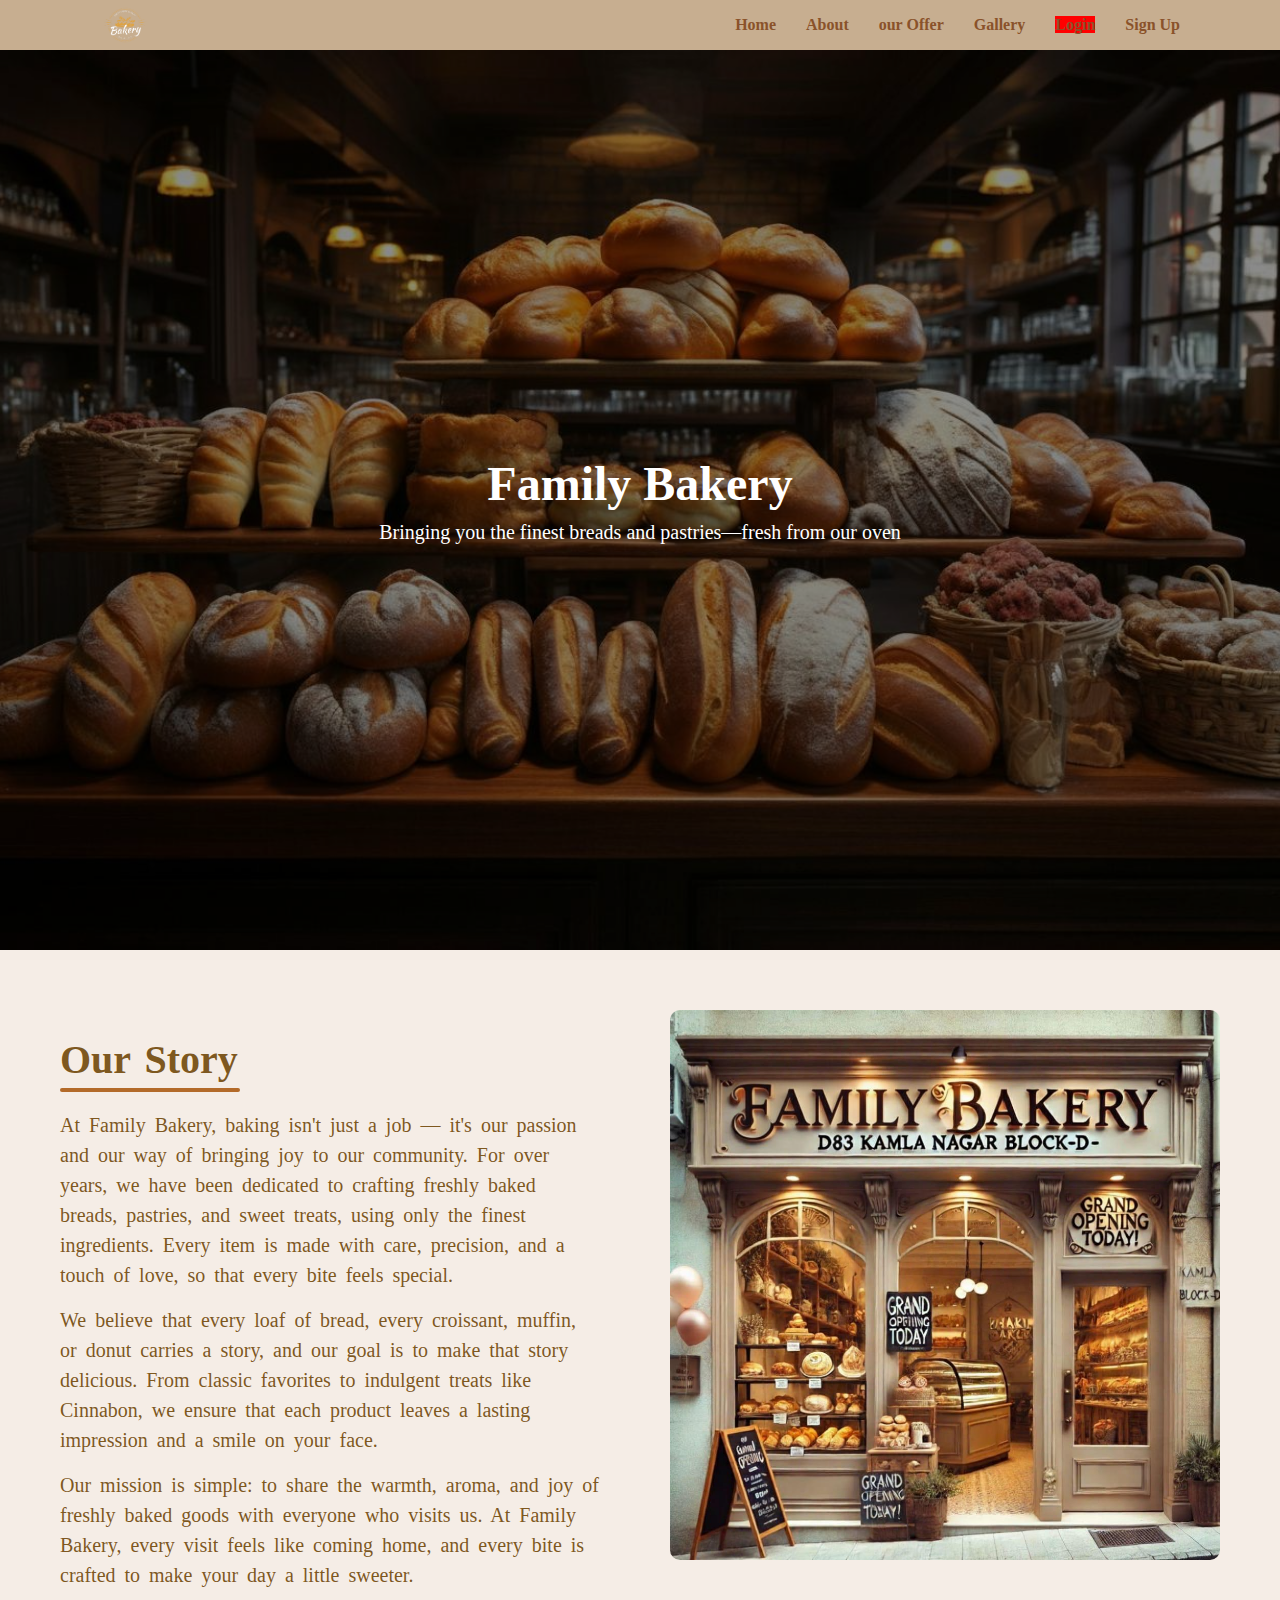
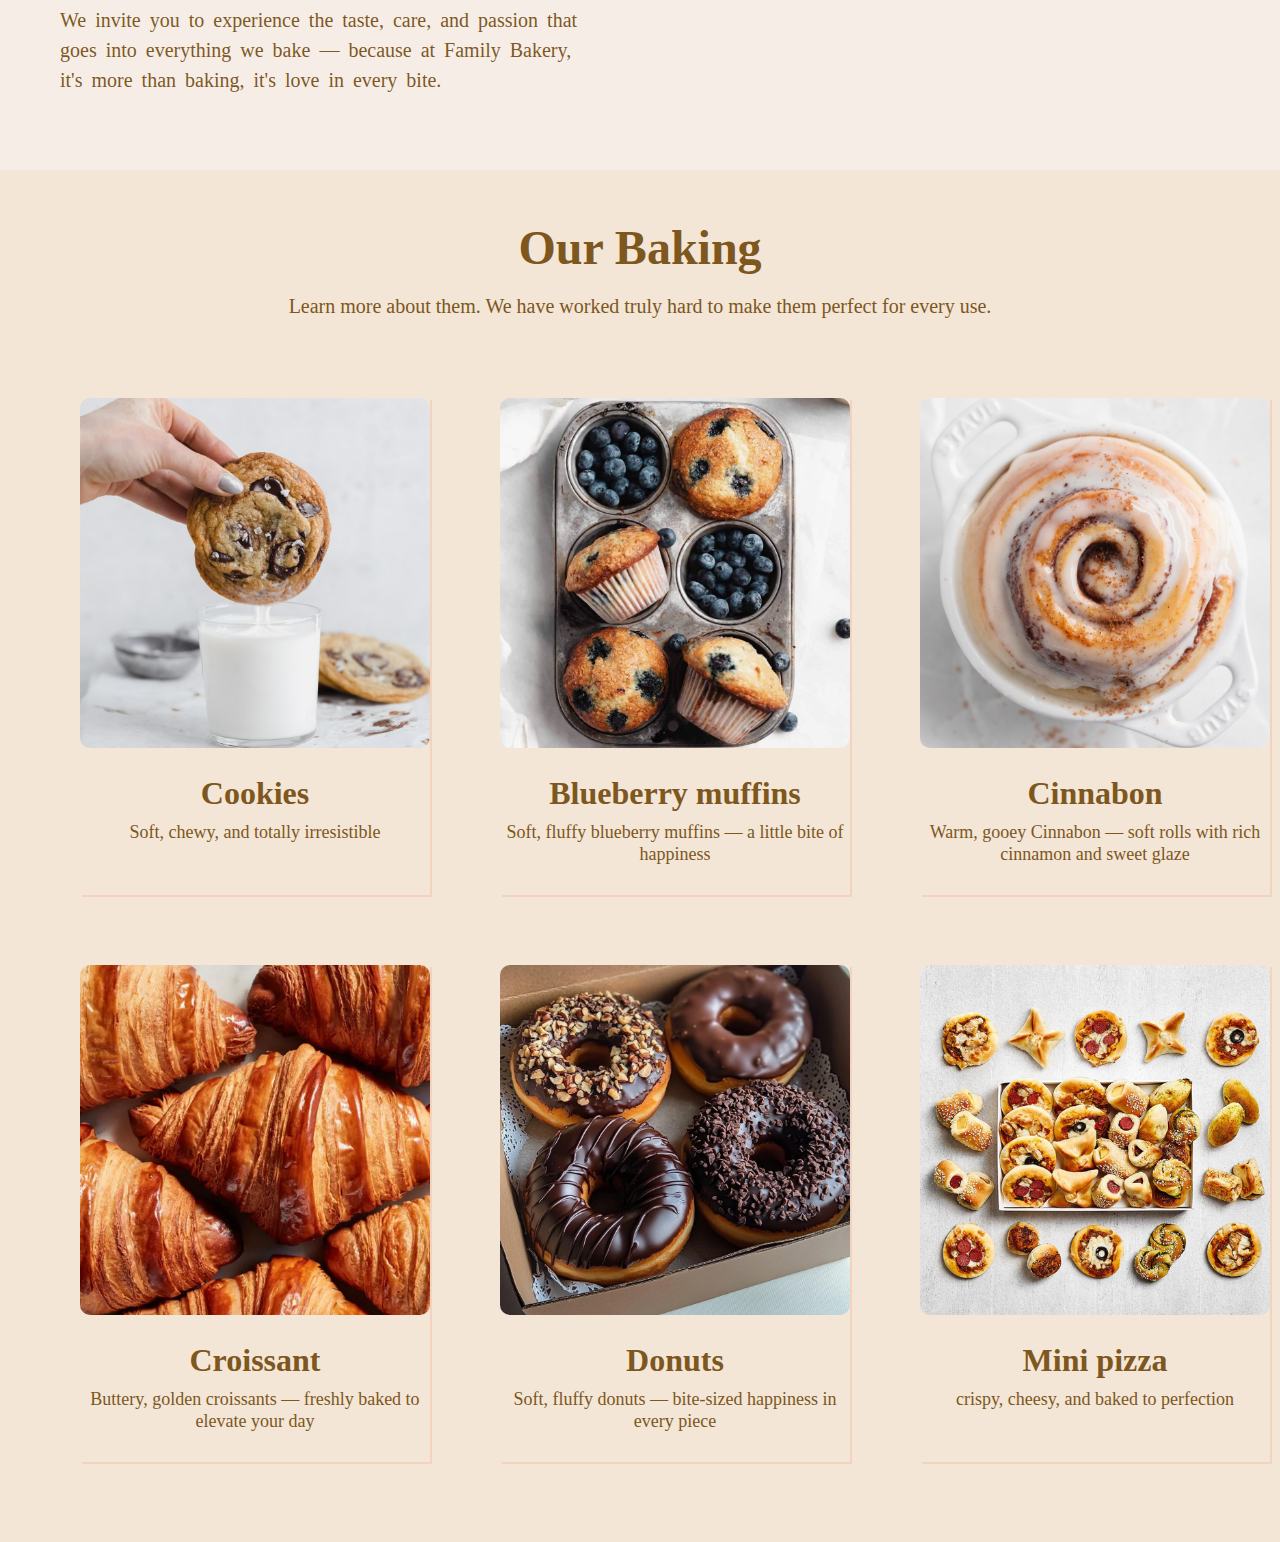
<file: FamilyBakery/index.html>
<!DOCTYPE html>
<html lang="en">
<head>
    <meta charset="UTF-8">
    <meta name="viewport" content="width=device-width, initial-scale=1.0">
    <title>Bakery</title>
    <link rel="stylesheet" href="./css/style.css">
</head>
<body>
        <section class="home" id="home">
            <div class="navbar">
        <a href="#" class="logoNav"><img src="./images/logo.png" alt="logo"></a>
        <ul>
            <li><a href="#home">Home</a></li>  
            <li><a href="#about" >About</a></li>
            <li><a href="#">our Offer</a></li>
            <li><a href="#gallery">Gallery</a></li>
            <li><a href="#" class="loginNav">Login</a></li>
            <li><a href="#" class="sign">Sign Up</a></li>
        </ul>
    </div> 
    <div class="hero">
     <div class="hero-content">
        <h1>Family Bakery</h1>
        <p> Bringing you the finest breads and pastries—fresh from our oven</p>
     </div>
    </div>
    </section>
        <section class="about-container" id="about">
           <div class="about-text">
            <h2>Our Story</h2> 
            <p>At Family Bakery, baking isn't just a job — it's our passion and our way of bringing joy to our community. For over years, we have been dedicated to crafting freshly baked breads, pastries, and sweet treats, using only the finest ingredients. Every item is made with care, precision, and a touch of love, so that every bite feels special.</p>
                <p>We believe that every loaf of bread, every croissant, muffin, or donut carries a story, and our goal is to make that story delicious. From classic favorites to indulgent treats like Cinnabon, we ensure that each product leaves a lasting impression and a smile on your face.</p>
             <p>Our mission is simple: to share the warmth, aroma, and joy of freshly baked goods with everyone who visits us. At Family Bakery, every visit feels like coming home, and every bite is crafted to make your day a little sweeter.</p>
                <p>We invite you to experience the taste, care, and passion that goes into everything we bake — because at Family Bakery, it's more than baking, it's love in every bite. </p>
                </div>
                <div class="about-img">
            <img src="./images/family.jpeg" alt="photo">
        </div>
    </section>
    <section class="baking" id="gallery">
        <div class="ourBaking">
    <h1>Our Baking</h1>
    <p>Learn more about them. We have worked truly hard to make them perfect for every use.</p> 
    </div>
    <div class="container">
        <div class="card">
            <img src="./images/6.jpeg" alt="photo">
            <h2>Cookies</h2>
            <p>Soft, chewy, and totally irresistible</p>
        </div>
        <div class="card">
            <img src="./images/4.jpeg" alt="photo">
            <h2>Blueberry muffins</h2>
            <p>Soft, fluffy blueberry muffins — a little bite of happiness</p>
        </div>
        <div class="card">
            <img src="./images/5.jpeg" alt="photo">
            <h2>Cinnabon</h2>
            <p>Warm, gooey Cinnabon — soft rolls with rich cinnamon and sweet glaze</p>
        </div>
         <div class="card">
            <img src="./images/3.jpeg" alt="photo">
            <h2>Croissant</h2>
            <p>Buttery, golden croissants — freshly baked to elevate your day</p>
        </div>
        <div class="card">
            <img src="./images/2.jpeg" alt="photo">
            <h2>Donuts</h2>
            <p>Soft, fluffy donuts — bite-sized happiness in every piece</p>
        </div>
        <div class="card">
            <img src="./images/1.jpeg" alt="photo">
            <h2>Mini pizza</h2>
            <p>crispy, cheesy, and baked to perfection</p>
        </div>
    </div>
    </section>
</body>
</html>
</file>
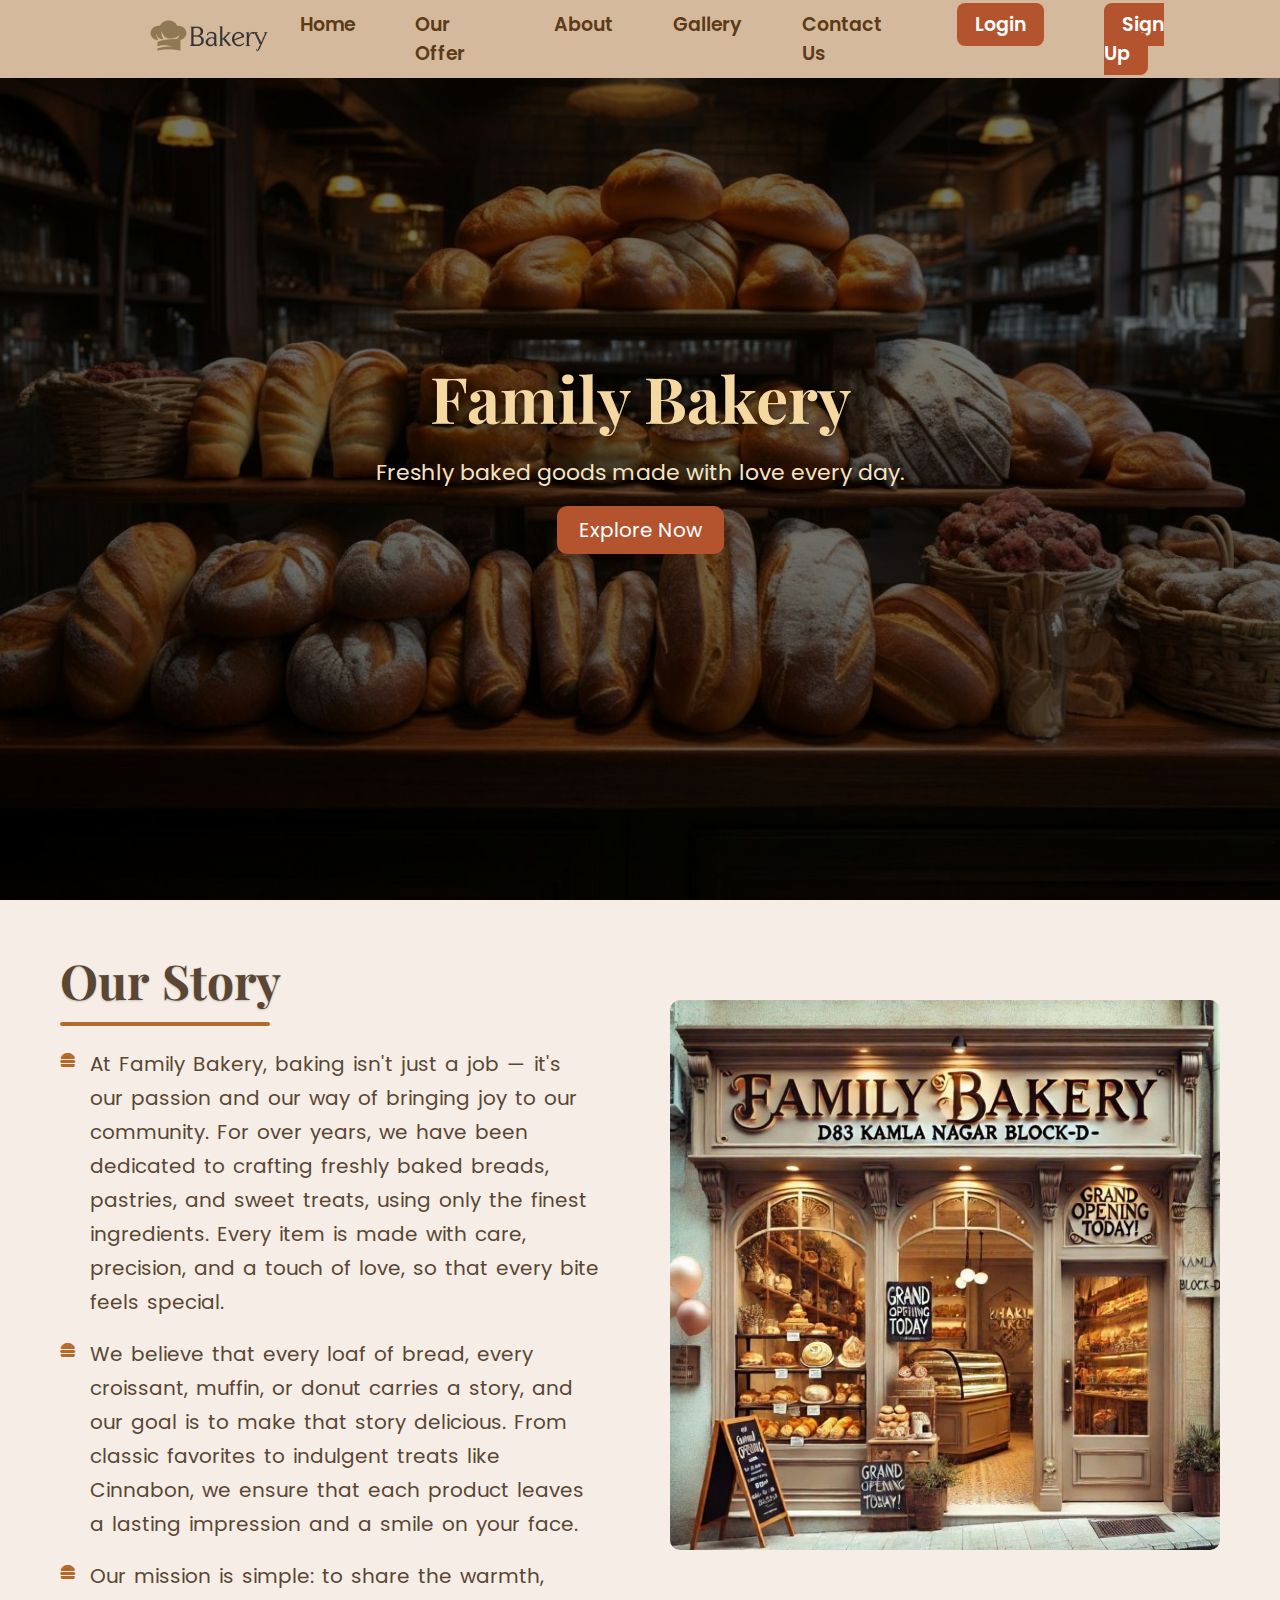
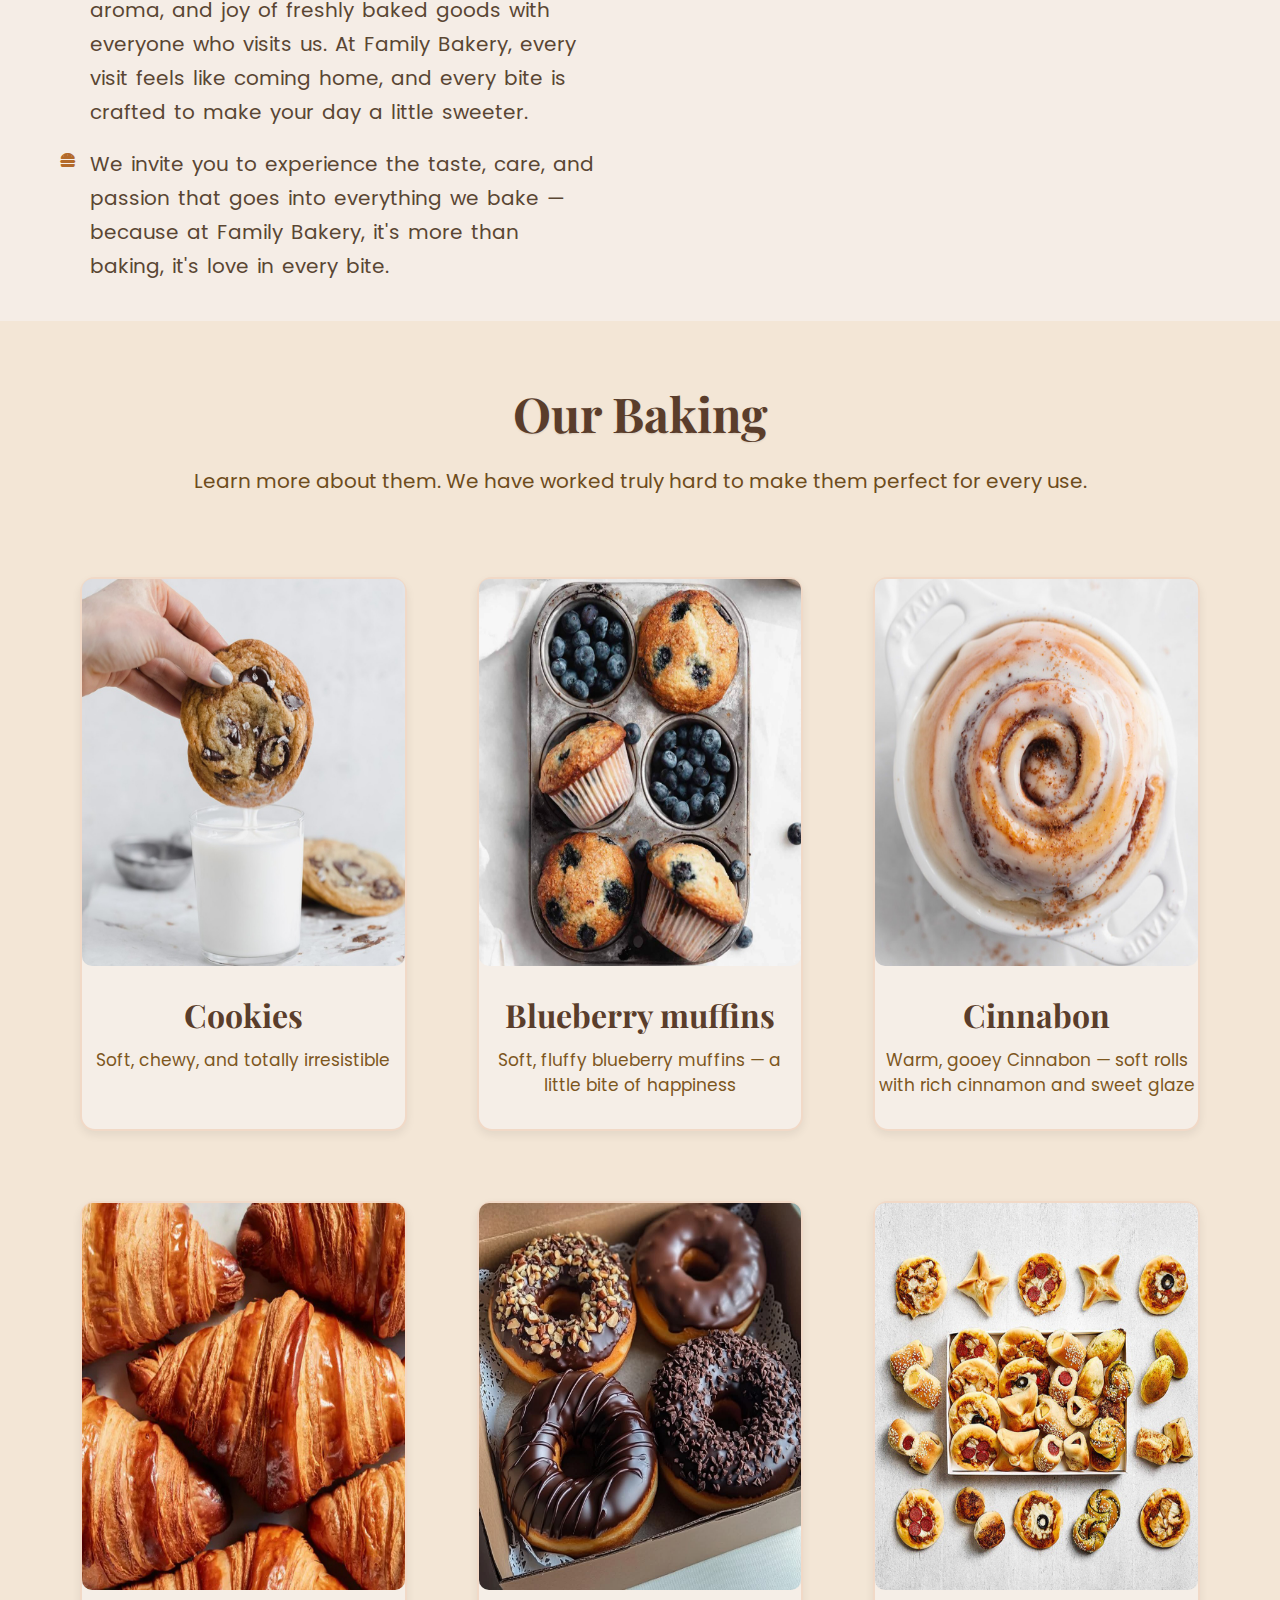
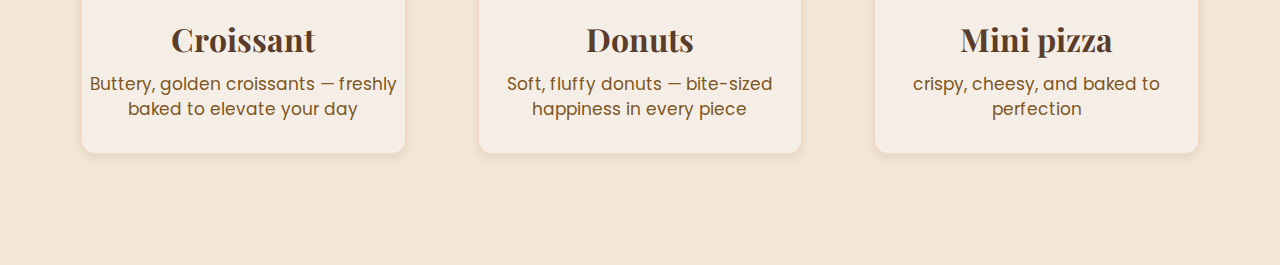
<file: FamilyBakery/FamilyBakeryNew/index.html>
<!DOCTYPE html>
<html lang="en">
<head>
    <meta charset="UTF-8">
    <meta name="viewport" content="width=device-width, initial-scale=1.0">
    <title>Bakery</title>
    <link rel="stylesheet" href="./css/style.css">
    <link href="https://fonts.googleapis.com/css2?family=Playfair+Display:wght@600&family=Poppins&display=swap" rel="stylesheet">
    <link rel="stylesheet" href="https://cdnjs.cloudflare.com/ajax/libs/font-awesome/6.5.0/css/all.min.css">
</head>
<body>
     <nav class="navbar">
        <div class="logoNav">
            <img src="./images/bakery-color.png" alt="Family Bakery Logo">
        </div>
        <ul>
            <li><a href="#home">Home</a></li>  
            <li><a href="#">Our Offer</a></li>
            <li><a href="#about">About</a></li>
            <!-- <li><a href="#baking">Our Products</a></li> -->
            <li><a href="#baking">Gallery</a></li>
            <li><a href="#contact">Contact Us</a></li>
            <li><a href="login.html" class="loginNav" target="_blank">Login</a></li>
            <li><a href="signUp.html" class="signup" target="_blank">Sign Up</a></li>
        </ul>
    </nav> 
    <section class="home" id="home">
     <div class="home-content">
        <h1>Family Bakery</h1>
        <p>Freshly baked goods made with love every day.</p>
        <a href="#about" class="btnHome">Explore Now</a>
    </div>
    </section>
        <section class="about-container" id="about">
           <div class="about-text">
            <h2>Our Story</h2> 
            <p>At Family Bakery, baking isn't just a job — it's our passion and our way of bringing joy to our community. For over years, we have been dedicated to crafting freshly baked breads, pastries, and sweet treats, using only the finest ingredients. Every item is made with care, precision, and a touch of love, so that every bite feels special.</p>
                <p>We believe that every loaf of bread, every croissant, muffin, or donut carries a story, and our goal is to make that story delicious. From classic favorites to indulgent treats like Cinnabon, we ensure that each product leaves a lasting impression and a smile on your face.</p>
             <p>Our mission is simple: to share the warmth, aroma, and joy of freshly baked goods with everyone who visits us. At Family Bakery, every visit feels like coming home, and every bite is crafted to make your day a little sweeter.</p>
                <p>We invite you to experience the taste, care, and passion that goes into everything we bake — because at Family Bakery, it's more than baking, it's love in every bite. </p>
                </div>
                <div class="about-img">
            <img src="./images/family.jpeg" alt="photo">
        </div>
    </section>
    <section class="baking" id="baking">
        <div class="ourBaking">
    <h1>Our Baking</h1>
    <p>Learn more about them. We have worked truly hard to make them perfect for every use.</p> 
    </div>
    <div class="container">
        <div class="card">
            <img src="./images/6.jpeg" alt="photo">
            <h2>Cookies</h2>
            <p>Soft, chewy, and totally irresistible</p>
        </div>
        <div class="card">
            <img src="./images/4.jpeg" alt="photo">
            <h2>Blueberry muffins</h2>
            <p>Soft, fluffy blueberry muffins — a little bite of happiness</p>
        </div>
        <div class="card">
            <img src="./images/5.jpeg" alt="photo">
            <h2>Cinnabon</h2>
            <p>Warm, gooey Cinnabon — soft rolls with rich cinnamon and sweet glaze</p>
        </div>
         <div class="card">
            <img src="./images/3.jpeg" alt="photo">
            <h2>Croissant</h2>
            <p>Buttery, golden croissants — freshly baked to elevate your day</p>
        </div>
        <div class="card">
            <img src="./images/2.jpeg" alt="photo">
            <h2>Donuts</h2>
            <p>Soft, fluffy donuts — bite-sized happiness in every piece</p>
        </div>
        <div class="card">
            <img src="./images/1.jpeg" alt="photo">
            <h2>Mini pizza</h2>
            <p>crispy, cheesy, and baked to perfection</p>
        </div>
    </div>
    </section>
</body>
</html>
</file>
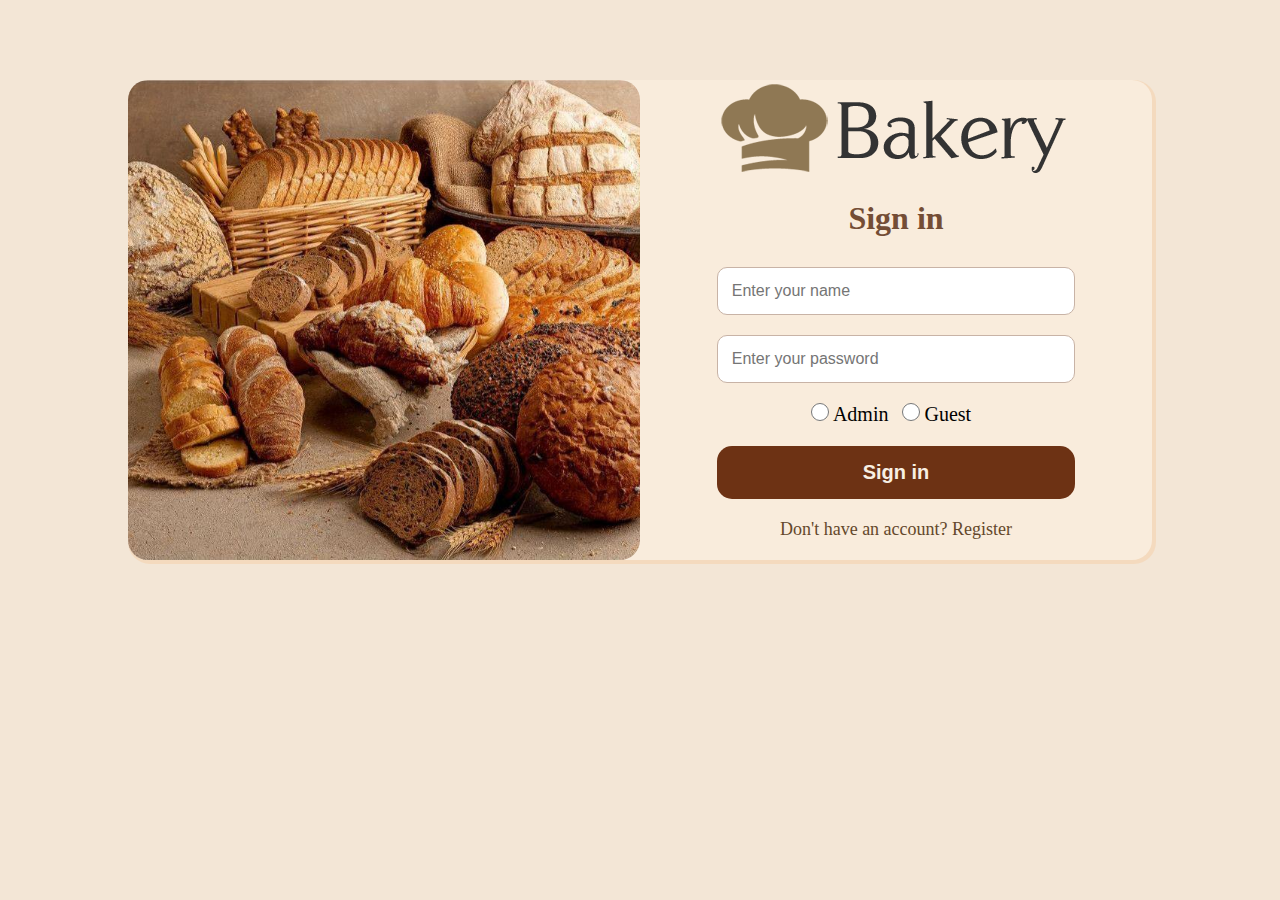
<file: FamilyBakery/login.html>
<!DOCTYPE html>
<html lang="en">
<head>
    <meta charset="UTF-8">
    <meta name="viewport" content="width=device-width, initial-scale=1.0">
    <title>Login</title>
    <link rel="stylesheet" href="./css/login.css">
</head>
<body>
    <section class="login">
            <div class="photo">
                <img src="./images/img.jpeg" alt="image">
            </div>
            <div class="log">
                <div class="logo">
                    <img src="./images/bakery-color.png" alt="logo">
                    <!-- <h1>Family bakery</h1> -->
                </div>
                <h1>Sign in</h1>
                <form action="">
                    <input type="text" name="username" placeholder="Enter your name" required>
                    <input type="password" name="password" placeholder="Enter your password">
                    <div class="check">
                    <input type="radio" name="name" id="admin">
                    <label for="admin">Admin</label>
                    <input type="radio" name="name" id="guest">
                    <label for="guest">Guest</label>
                </div>
                    <button type="submit">Sign in</button>
                </form>
                <p>Don't have an account? <a href="signUp.html" target="_blank">Register</a></p>
            </div>
        </section>
</body>
</html>
</file>
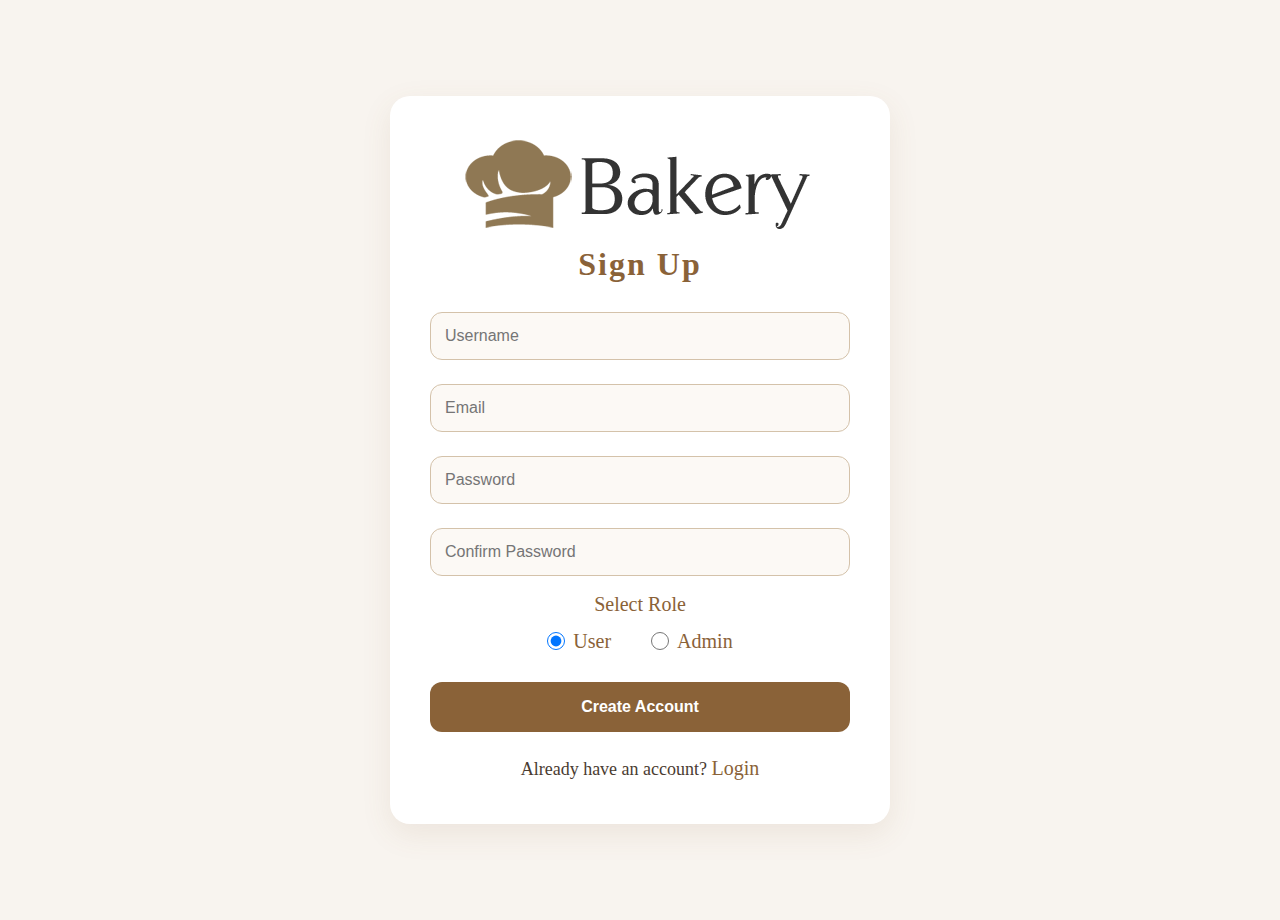
<file: FamilyBakery/signUp.html>
<!DOCTYPE html>
<html lang="en">
<head>
    <meta charset="UTF-8">
    <meta name="viewport" content="width=device-width, initial-scale=1.0">
    <title>Sign Up</title>
    <link rel="stylesheet" href="./css/signUp.css">
</head>
<body>
    <section class="sign">
        <div class="account-card">
            <img src="./images/bakery-color.png" alt="logo">
            <h2 class="bakery-name">Sign Up</h2>
            <form>
                <input type="text" placeholder="Username" required>
                <input type="email" placeholder="Email" required>
                <input type="password" placeholder="Password" required>
                <input type="password" placeholder="Confirm Password" required>
                <div class="form-group role-group">
                    <label class="select">Select Role</label>
                    <div class="radio-row">
                        <label>
                            <input type="radio" name="role" value="user" checked>
                            User
                        </label>
                        <label>
                            <input type="radio" name="role" value="admin">
                            Admin
                        </label>
                    </div>
                </div>
                <button type="submit" class="btn btn-primary">Create Account</button>
            </form>
            <p>Already have an account? <a href="login.html" target="_blank">Login</a></p>
        </div>
        </section>
</body>
</html>
</file>
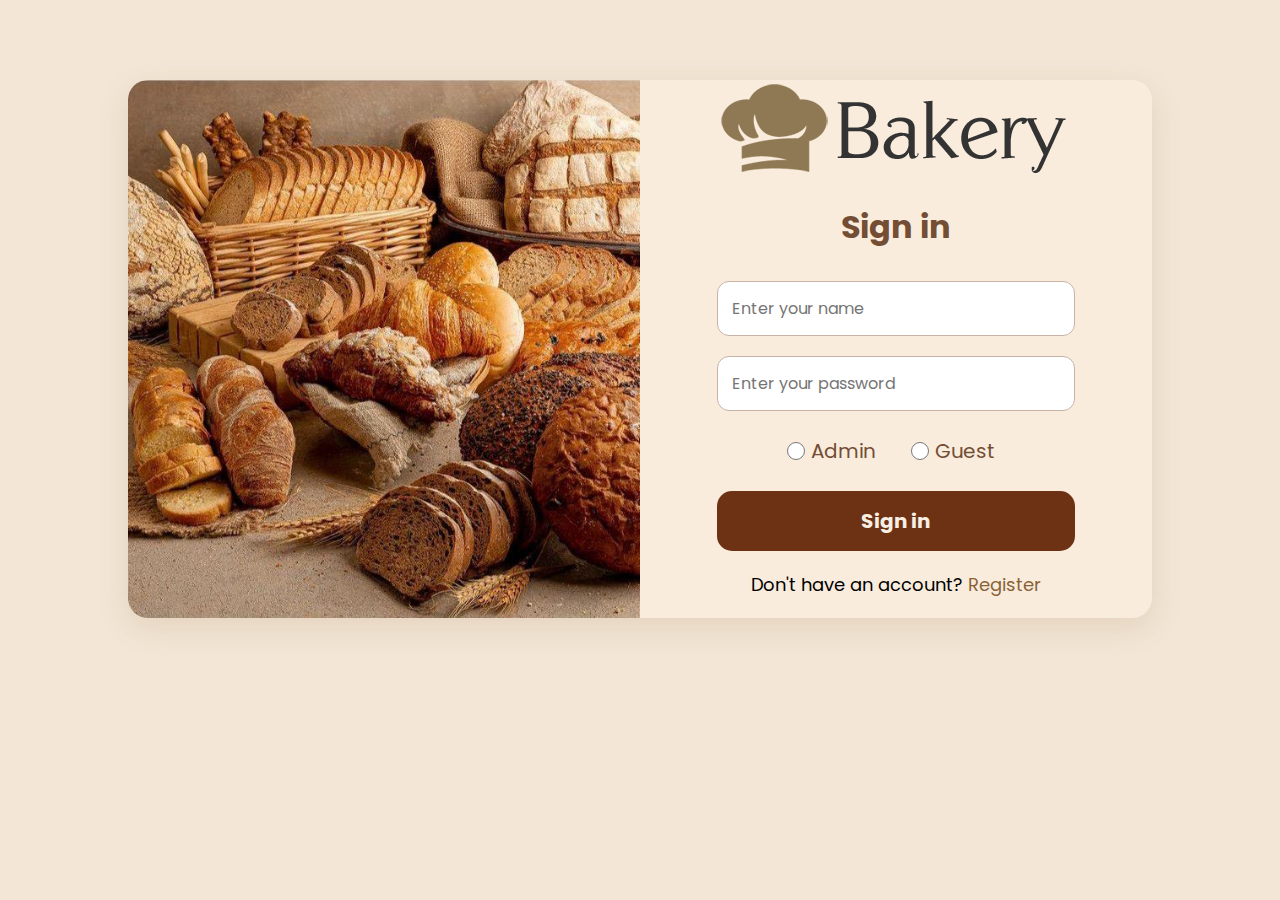
<file: FamilyBakery/FamilyBakeryNew/login.html>
<!DOCTYPE html>
<html lang="en">
<head>
    <meta charset="UTF-8">
    <meta name="viewport" content="width=device-width, initial-scale=1.0">
    <title>Login</title>
    <link rel="stylesheet" href="./css/login.css">
    <link href="https://fonts.googleapis.com/css2?family=Poppins:wght@300;400;600;700&display=swap" rel="stylesheet">
</head>
<body>
    <section class="login">
            <div class="photo">
                <img src="./images/img.jpeg" alt="image">
            </div>
            <div class="log">
                <div class="logo">
                    <img src="./images/bakery-color.png" alt="logo">
                </div>
                <h1>Sign in</h1>
                <form action="">
                    <input type="text" name="username" placeholder="Enter your name" required>
                    <input type="password" name="password" placeholder="Enter your password" required>
                    <div class="check">
                    <label for="admin">
                        <input type="radio" name="role" id="admin">
                        Admin
                    </label>
                    <label for="guest">
                        <input type="radio" name="role" id="guest">
                        Guest
                    </label>
                </div>
                    <button type="submit">Sign in</button>
                </form>
                <p>Don't have an account? <a href="signUp.html" target="_blank">Register</a></p>
            </div>
        </section>
</body>
</html>
</file>
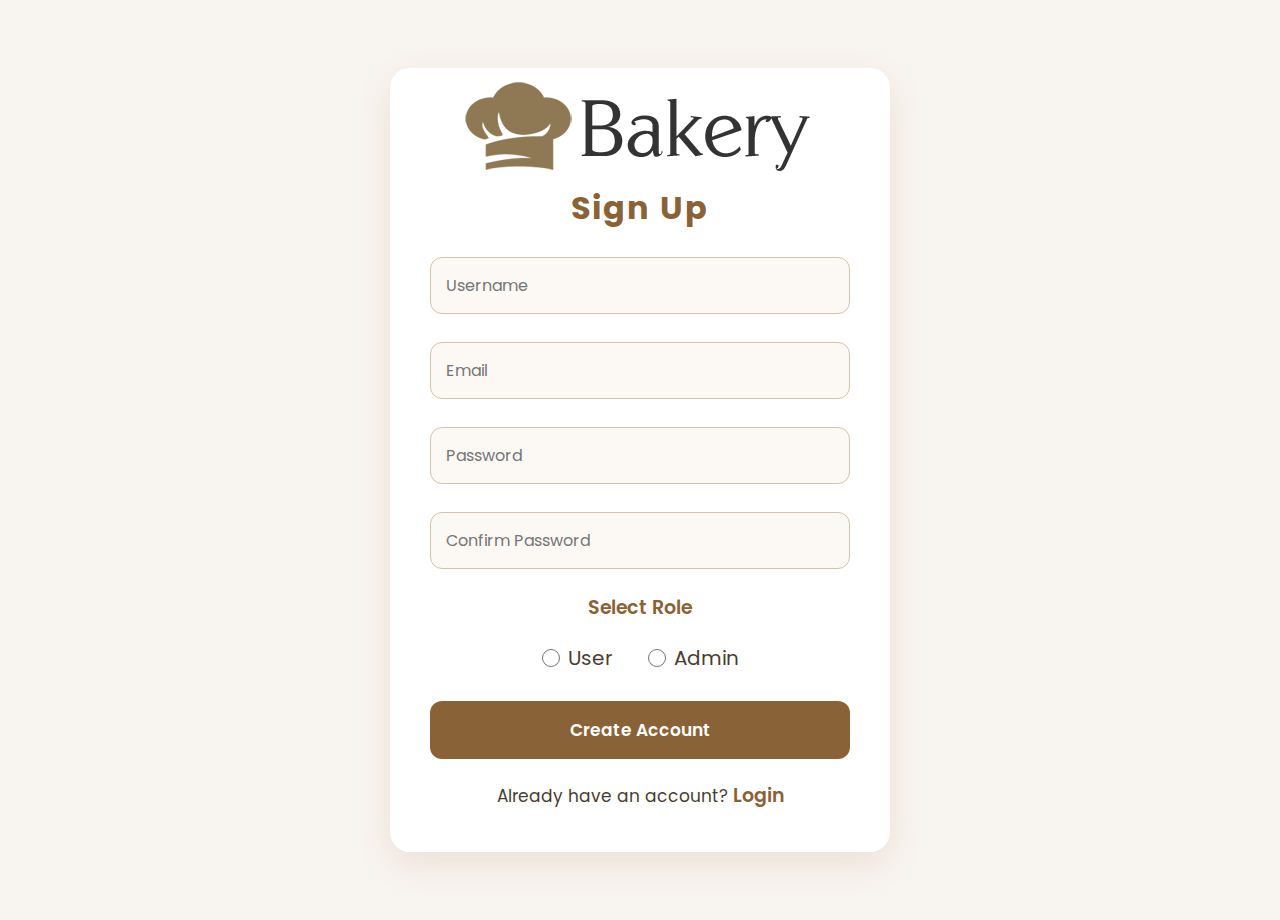
<file: FamilyBakery/FamilyBakeryNew/signUp.html>
<!DOCTYPE html>
<html lang="en">
<head>
    <meta charset="UTF-8">
    <meta name="viewport" content="width=device-width, initial-scale=1.0">
    <title>Sign Up</title>
    <link rel="stylesheet" href="./css/signUp.css">
    <link rel="preconnect" href="https://fonts.googleapis.com">
    <link rel="preconnect" href="https://fonts.gstatic.com" crossorigin>
    <link href="https://fonts.googleapis.com/css2?family=Poppins:wght@300;400;500;600;700&display=swap" rel="stylesheet">
</head>
<body>
    <section class="sign">
        <div class="account-card">
            <img src="./images/bakery-color.png" alt="logo" class="logo">
            <h2 class="bakery-name">Sign Up</h2>
            <form>
                <input type="text" placeholder="Username" required>
                <input type="email" placeholder="Email" required>
                <input type="password" placeholder="Password" required>
                <input type="password" placeholder="Confirm Password" required>
                <div class="role-group">
                    <label class="select">Select Role</label>
                    <div class="radio-row">
                        <label class="radio-box">
                            <input type="radio" name="role" value="user">
                            User
                        </label>
                        <label class="radio-box">
                            <input type="radio" name="role" value="admin">
                            Admin
                        </label>
                    </div>
                </div>
                <button type="submit" class="btn btn-primary">Create Account</button>
            </form>
            <p class="login-link">Already have an account? <a href="login.html" target="_blank">Login</a></p>
        </div>
        </section>
</body>
</html>
</file>
<file: FamilyBakery/css/style.css>
html {
    scroll-behavior: smooth;
}
* {
    box-sizing: border-box;
    margin: 0;
    padding: 0;
}
body {
    background-color: rgba(243, 230, 214);
}

.about-container{
  background-color: rgba(245, 238, 231, 0.921);

  display: flex;
  /* justify-content: center;   */
  align-items: flex-start;
  justify-content: space-between;
  gap: 70px;
  padding: 60px 60px;
  /* margin: 40px 20px; */
}
.about-img img{
  /* width: 500px; */
  height: 550px;
  /* display: block; */
  border-radius: 10px;
}
.about-text{
    /* position: relative; */
  color: rgba(114, 73, 11, 0.914);
  /* text-align: center;   */
  line-height: 1.5;    
  word-spacing: 4px;  
  margin-top: 20px;  
  font-size: 20px;
  /* width: 100%;     */
  /* max-width: 500px;     */
}
.about-text h2 {
    position: relative;
    font-size: 40px;
    font-weight: bold;
    margin-bottom: 20px;
}
.about-text h2::after {
    /* content: "";
    position: absolute;
    width: 10px;
    height: 2px;
    background-color: black; */
    content: "";
    position: absolute;
    width: 180px;
    height: 4px;
    /* text-align: left; */
    bottom: -2px;
    left: 0;
    background-color: #b36a29;
    border-radius: 20px;
}
.about-img {
    margin-top: 40p;
}
section.baking {
    color: #7d571e;

}
.about-text p {
    margin-bottom: 15px;
}
.ourBaking {
    text-align: center;
    margin-bottom: 40px;
    /* color: #7d571e; */

}
.container {
    display: grid;
    grid-template-columns: 1fr 1fr 1fr;
    gap: 70px;
    margin: 80px;
}
.card img {
    width: 350px;
    height: 350px;
    margin-bottom: 20px;
    border-radius: 10px;
}
.card {
    /* width: 300px; */
    box-shadow: 2px 2px #f3d3c0;
    text-align: center;
    font-size: 18px;
    line-height: 1.2;
    transition: transform 1s ease;
}
.card:hover{
    transform: scale(1.1);
}
.card h2 {
    margin-bottom: 10px;
    font-size: 32px;
    font-weight: bold;
}
.card p{
    margin-bottom: 30px;
}
.ourBaking h1 {
    padding-top: 30px;
    margin: 20px ;
    font-size: 48px;
}
.ourBaking p {
    font-size: 20px;
}
.navbar{
    display:flex;
    /* justify-content: space-between; */
    align-items: center;
    /* padding-left: 100px; */
    background-color: rgba(189, 162, 129, 0.822);
}
.logoNav{
  height:50px;
  padding-left: 100px;   
}
a{
    color:rgb(138, 82, 42);
    text-decoration: none;
}
a:hover{
    text-decoration: underline;
}
ul{
    list-style: none;
    font-weight: bold;
    display: flex;
    margin-left: auto;
    padding-right: 100px;
}
ul li{
    margin-left: 30px;
}.hero{
  position: relative;
  height: 100vh;                
  background-image: url(../images/background.jpeg) ;
  background-size: cover;
  background-position: center;
  display: flex;
  align-items: center;
  justify-content: center;
  color: #fff;
}
.hero::before{
  content: "";
  position: absolute;
  inset: 0;                     
  background: rgba(0,0,0,0.45);   
  z-index: 1;
}
.hero-content{
  position: relative;
  z-index: 2;
  text-align: center;
  font-size: 20px; 
}
div.navbar .logoNav img {
    width: 50px;
    height: 50px;
    align-items: center;
}  
.hero-content h1 {
    font-size: 48px;
    margin-bottom: 10px;
}

a.loginNav {
    background-color: red;
}
</file>
<file: FamilyBakery/FamilyBakeryNew/css/style.css>
html {
    scroll-behavior: smooth;
}
* {
    box-sizing: border-box;
    margin: 0;
    padding: 0;
}
body {
    background-color: rgba(243, 230, 214);
    font-family: "Poppins", sans-serif;
    animation: fadeIn 1s ease-in-out;
}
.navbar{
    /* background-color: rgba(189, 162, 129, 0.822); */
    display: flex;
    align-items: center;
    padding: 10px 80px 10px 150px;
    background-color: rgb(213, 185, 156);
    backdrop-filter: blur(4px);
    position: fixed;
    z-index: 1000;
    width: 100%;
}
.logoNav img {
    width: 120px;
    height: auto;
    object-fit: contain;
    /* background: rgba(255,255,255,0.5);  */
    /* padding: 5px; */
    border-radius: 10px;
}
ul{
    list-style: none;
    font-weight: bold;
    display: flex;
    margin-left: auto;
    gap: 30px;
}
ul li{
    margin-left: 30px;
}
ul li a {
    font-weight: 600;
    color: #5c3b19;
    text-decoration: none;
    font-size: 19px;
    transition: 0.3s ease;
}
ul li a:hover {
    color: #8a6238;
}
a.loginNav,
a.signup {
    background-color: #b3542e;
    border-radius: 8px;
    color: #fff !important;
    padding: 8px 18px;
    transition: 0.3s ease;
}

a.loginNav:hover,
a.signup:hover {
    background-color: #8e4123;
    transform: scale(1.03);
    color: #fff;
}
.home{
  position: relative;
  height: 100vh;                
  background: url(../images/background.jpeg) center/cover no-repeat ;
  display: flex;
  align-items: center;
  justify-content: center;
  color: #fff;
}
.home::before{
  content: "";
  position: absolute;
  inset: 0;                     
  background: rgba(0,0,0,0.55);   
  z-index: 1;
}
.home-content{
  position: relative;
  z-index: 2;
  text-align: center;
  font-size: 20px; 
 font-family: "Poppins", sans-serif;

}
.home-content h1 {
    font-size: 64px;
    margin-bottom: 15px;
    text-shadow: 0 4px 8px rgba(0,0,0,0.6);
    font-family: "Playfair Display", serif;
     color: #f4d7a1; 

}
.home-content p {
    font-size: 22px;
    line-height: 1.6;
    margin-bottom: 25px;
    color: #f5e3c3;
    text-shadow: 0 4px 8px rgba(0,0,0,0.5);
}

.btnHome {
    padding: 10px 22px;
    background: #b3542e;
    color: white;
    font-size: 20px;
    border-radius: 10px;
    text-decoration: none;
    transition: 0.3s;
}

.btnHome:hover {
    background: #8e4123;
    transform: scale(1.06);
}

.signupBtn {
    background: #ffcc66;   
    color: #000;           
    font-weight: 600;
    padding: 8px 20px;
    border-radius: 6px;
    border: none;
    transition: 0.3s;
     background: #8f7854;
    color: #ffffff;
}

.signupBtn:hover {
    background: #ffb944;   
    transform: translateY(-2px);
}

.about-container{
  background-color: rgba(245, 238, 231, 0.921);
  display: flex;
  align-items: flex-start;
  justify-content: space-between;
  gap: 70px;
  /* padding: 60px 60px; */
    padding: 20px 60px 20px;

}
.about-img img{
  height: 550px;
  border-radius: 10px;
}
.about-text{
  /* color: #72490be9; */
  color: #5A4633;
  line-height: 1.7;    
  word-spacing: 3px;  
  margin-top: 20px;  
  font-size: 20px;
}
.about-text h2 {
    position: relative;
    font-size: 48px;
    font-weight: bold;
    margin-bottom: 25px;
    text-shadow: 0px 1px 2px rgba(0,0,0,0.2);
    font-family: "Playfair Display", serif;


}
.about-text h2::after {
    content: "";
    position: absolute;
    width: 210px;
    height: 4px;
    bottom: -4px;
    left: 0;
    background-color: #b36a29;
    border-radius: 20px;
}
.about-img {
    margin-top: 80px;
}
.about-text p {
    margin-bottom: 18px;
    padding-left: 30px;
    position: relative;
}
.about-text p::before {
    content: "\f805"; 
    font-family: "Font Awesome 6 Free";
    font-weight: 900;
    color: #b36a29;
    position: absolute;
    top: 0;
    left: 0;
    font-size: 16px;
}
section.baking {
    color: #7d571e;
    background-color: #F3E6D6;
    padding: 30px 0;

}
.ourBaking {
    text-align: center;
    margin-bottom: 40px;
}
.ourBaking h1 {
    font-family: "Playfair Display", serif;
    padding-top: 30px;
    /* margin: 20px ; */
    font-size: 48px;
    margin-bottom: 15px;
    color: #5A3D2B;
    text-shadow: 0px 1px 2px rgba(0,0,0,0.1);
}
.ourBaking p {
    font-size: 20px;
    color: #6e4c1c;
    margin-top: 20px;
    line-height: 1.6;
}
.container {
    display: grid;
    grid-template-columns: repeat(3, 1fr);
    gap: 70px;
    margin: 80px;
   /* padding: 20px 80px; */
}
.card {
    /* width: 300px; */
    background-color: #F5EEE7;
    border-radius: 15px;
    /* padding: 20px; */
    transition: 0.4s ease;
    box-shadow: 0px 4px 10px rgba(0,0,0,0.07);
    border: 2px solid #f1d9c7;
    /* box-shadow: 2px 2px #f3d3c0; */
    text-align: center;
}
.card:hover{
    transform: translateY(-10px);
    box-shadow: 0px 12px 20px rgba(0,0,0,0.15);
}
.card img {
    width: 100%;
    height: 387px;
    margin-bottom: 20px;
    border-radius: 10px;
}
.card h2 {
    font-size: 32px;
    font-family: "Playfair Display", serif;
    /* font-size: 28px; */
    margin-bottom: 12px;
    color: #5A3D2B;
}
.card p{
    margin-bottom: 30px;
    font-size: 17px;
    color: #7d571e;
    line-height: 1.5;
}

@keyframes fadeIn {
    from { 
        opacity: 0; 
        transform: translateY(10px); 
    }
    to {
        opacity: 1;
        transform: translateY(0);
    }
}
</file>
<file: FamilyBakery/css/login.css>
html {
    scroll-behavior: smooth;
}
* {
    box-sizing: border-box;
    margin: 0;
    padding: 0;
}
body {
    background-color: rgba(243, 230, 214);

}
.login {
    /* width: 90%; */
    /* max-width: 1100px; */
    max-width: 80%;
    margin: 80px auto;
    display: flex;
    border-radius: 20px;
    background-color: rgba(249, 236, 220);
    /* max-height: 100vh; */
    /* box-shadow: 2px 2px 0px 2px #efdac4; */
    box-shadow: 2px 2px 0px 2px #ff82001c;
}
.photo {
 width: 50%;
}
.photo img {
    width: 100%;
    height: 100%;
    object-fit: cover;
    border-radius: 20px;
}
.log {
    width: 50%;
    text-align: center;
}
.logo {
    margin-bottom: 20px;
}
input {
   transition: 0.3s;

}
/* div .log h1 {
    margin: 10px 0 30px;
    font-size: 32px;
    font-weight: bold;
    color: rgba(99, 56, 30);
} */
input[type="text"],
input[type="password"]  {
    width: 70%;
    padding: 14px;
    margin: 10px 0;
    border-radius: 10px;
    border: 1px rgba(200, 179, 166) solid;
    font-size: 16px;
}
button[type="submit"] {
    background-color: rgba(109, 50, 20);
    color: rgba(247, 239, 227);
    width: 70%;
    border-radius: 15px;
    margin-top: 10px;
    padding: 15px;
    font-size: 20px;
    font-weight: bold;
    cursor: pointer;
    transition: 0.3s;
    border: none;
}
.log p {
    margin: 20px 0;
    font-size: 18px;
    color: rgba(100, 72, 43);
}
.log a {
    text-decoration: none;
    color: rgba(100, 72, 43);
}
.check {
    margin: 10px 0;

}
div.check label{
    padding-right: 10px;
    font-size: 20px;
    cursor: pointer;
}
.log h1 {
    font-size: 32px;
    font-weight: bold;
    /* color: #8a6238; */
    color: #744d35;
     margin: 10px 0 20px;
}
/* .radio-row label {
    display: flex;
    align-items: center;
    gap: 8px;
    font-size: 20px;
    cursor: pointer;
} */
input[type="radio"] {
    width: 18px;
    height: 18px;
    cursor: pointer;
}

button[type="submit"]:hover {
    background: #6d4c2c;
    transform: translateY(-2px);
    box-shadow: 0 5px 15px rgba(138, 98, 56, 0.3);
}
p a:hover{
    color: #9d8e78;
}
form input:focus {
    outline: none;
    border-color: #b8945f;
    box-shadow: 0 0 0 3px rgba(184, 148, 95, 0.2);
}
</file>
<file: FamilyBakery/css/signUp.css>
html {
    scroll-behavior: smooth;
}
* {
    box-sizing: border-box;
    margin: 0;
    padding: 0;
}
body {
       background: #f8f4ef;
}
section.sign {
   color: #4a3c31;
    display: flex;
    justify-content: center;
    align-items: center;
    min-height: 100vh;
    line-height: 1.6;
    /* padding-top: 70px;
    padding-bottom: 50px; */
    margin: 10px 0;
}

.account-card {
    background: #fff;
    border-radius: 20px;
    box-shadow: 0 10px 30px rgba(138, 98, 56, 0.1);
    padding: 40px;
    text-align: center;
    max-width: 500px;

}

.bakery-name {
    color: #8a6238;
    font-size: 32px;
    font-weight: 700;
    letter-spacing: 2px;
    margin-bottom: 10px;
}

.sign form input {
    width: 100%;
    padding: 14px;
    border: 1px solid #d4c2aa;
    border-radius: 12px;
    margin: 12px 0;
    font-size: 16px;
    background: #fcf9f5;
    color: #4a3c31;
    transition: 0.3s;
}

form input:focus {
    outline: none;
    border-color: #b8945f;
    box-shadow: 0 0 0 3px rgba(184, 148, 95, 0.2);
}
.radio-row {
    display: flex;
    justify-content: center; 
    gap: 40px;
    margin-bottom: 20px;
}

.radio-row label {
    display: flex;
    align-items: center;
    gap: 8px;
    font-size: 20px;
    cursor: pointer;
}

.radio-row input[type="radio"] {
    width: 18px;
    height: 18px;
    cursor: pointer;
}


.btn {
    width: 100%;
    padding: 16px;
    border: none;
    border-radius: 12px;
    font-size: 16px;
    font-weight: 600;
    cursor: pointer;
    transition: 0.3s;
    background: #8a6238;
    color: #fff;
}

.btn:hover {
    background: #6d4c2c;
    transform: translateY(-2px);
    box-shadow: 0 5px 15px rgba(138, 98, 56, 0.3);
}
label.select {
    font-size: 20px;
    /* color: #8a6238; */
}
label {
        color: #8a6238;

}
.radio-row label:focus-within {
    color: #000000;
}
p{
    margin-top: 20px;
    font-size: 18px;
}
p a{
    text-decoration: none;
    color: #8a6238;
    font-size: 20px;
}
p a:hover{
    color: #9d8e78;
}
</file>
<file: FamilyBakery/FamilyBakeryNew/css/login.css>
html {
    scroll-behavior: smooth;
}
* {
    margin: 0;
    padding: 0;
    box-sizing: border-box;
    font-family: 'Poppins', sans-serif;
}
body {
    background-color: rgba(243, 230, 214);
}
.login {
    max-width: 80%;
    margin: 80px auto;
    display: flex;
    border-radius: 20px;
    background-color: rgba(249, 236, 220);
    box-shadow: 0 10px 30px rgba(138, 98, 56, 0.15);
    overflow: hidden;
     animation: fadeIn 0.6s ease;
}
@keyframes fadeIn {
    from { opacity: 0; transform: translateY(20px); }
    to { opacity: 1; transform: translateY(0); }
}

.photo {
 width: 50%;
}
.photo img {
    width: 100%;
    height: 100%;
    object-fit: cover;
}
.log {
    width: 50%;
    text-align: center;
}

.logo {
    margin-bottom: 20px;
}
.log h1 {
    font-size: 32px;
    font-weight: bold;
    color: #744d35;
    margin: 10px 0 20px;
}
input[type="text"],
input[type="password"]  {
    width: 70%;
    padding: 14px;
    margin: 10px 0;
    border-radius: 12px;
    border: 1px rgba(200, 179, 166) solid;
    font-size: 16px;
    transition: 0.3s;
    color: #4a3c31;
}
form input:focus {
    outline: none;
    border-color: #b8945f;
    box-shadow: 0 0 0 3px rgba(184, 148, 95, 0.2);
}
.check {
    margin: 15px 0;
    display: flex;
    justify-content: center;
    gap: 25px;
}
div.check label{
    padding-right: 10px;
    font-size: 20px;
    cursor: pointer;
    display: flex;
    align-items: center;
    gap: 6px;
    /* color: #8a6238; */
     color: #744d35;
}
input[type="radio"] {
    width: 18px;
    height: 18px;
}
button[type="submit"] {
    background-color: rgba(109, 50, 20);
    color: rgba(247, 239, 227);
    width: 70%;
    border-radius: 15px;
    margin-top: 10px;
    padding: 15px;
    font-size: 20px;
    font-weight: bold;
    cursor: pointer;
    transition: 0.3s;
    border: none;    
}
button:hover {
    background: #6d4c2c;
    transform: translateY(-2px);
    box-shadow: 0 5px 15px rgba(138, 98, 56, 0.3);
}
.log p {
    margin: 20px 0;
    font-size: 18px;
    /* color: rgba(100, 72, 43); */
    color: black;
}
.log a {
    text-decoration: none;
    /* color: rgba(100, 72, 43); */
     color: #8a6238;

}

p a:hover{
    color: #9d8e78;
}
</file>
<file: FamilyBakery/FamilyBakeryNew/css/signUp.css>
html {
    scroll-behavior: smooth;
}
* {
    box-sizing: border-box;
    margin: 0;
    padding: 0;
    font-family: "Poppins", sans-serif;

}
body {
       background: #f8f4ef;
}
section.sign {
   color: #4a3c31;
    display: flex;
    justify-content: center;
    align-items: center;
    min-height: 100vh;
    line-height: 1.6;
    margin: 10px 0;
}

.account-card {
    background: #fff;
    border-radius: 20px;
    box-shadow: 0 12px 35px rgba(138, 98, 56, 0.12);
    padding: 10px 40px 40px; 
    text-align: center;
    max-width: 500px;
    animation: fadeIn 0.6s ease;
} 

.bakery-name {
    color: #8a6238;
    font-size: 32px;
    letter-spacing: 2px;
    margin-bottom: 10px;
}

.sign form input {
    width: 100%;
    padding: 15px;
    border: 1px solid #d4c2aa;
    border-radius: 12px;
    margin: 14px 0;
    font-size: 16px;
    background: #fcf9f5;
    color: #4a3c31;
    transition: 0.3s;
}

form input:focus {
    outline: none;
    border-color: #b8945f;
    box-shadow: 0 0 0 3px rgba(184, 148, 95, 0.25);
}
.role-group {
    text-align: center;
    margin-top: 10px;
}
label.select {
    font-size: 19px;
    font-weight: 600;
    color: #8a6238;
}
.radio-row {
    display: flex;
    justify-content: center; 
    gap: 35px;
    margin-top: 12px;
    margin-bottom: 20px;
}

label.radio-box {
    display: flex;
    align-items: center;
    gap: 8px;
    font-size: 20px;
    cursor: pointer;
    /* padding: 8px 14px; */
    /* border-radius: 10px; */
}
.radio-box:hover {
    background: #f3e8da;
}
.radio-row input[type="radio"] {
    width: 18px;
    height: 18px;
    cursor: pointer;
}

.btn {
    width: 100%;
    padding: 16px;
    border: none;
    border-radius: 12px;
    font-size: 17px;
    font-weight: 600;
    cursor: pointer;
    transition: 0.3s;
    background: #8a6238;
    color: #fff;
}

.btn:hover {
    background: #6d4c2c;
    transform: translateY(-2px);
    box-shadow: 0 5px 15px rgba(138, 98, 56, 0.3);
}

.login-link {
    margin-top: 22px;
    font-size: 17px;
}

.login-link a {
    text-decoration: none;
    color: #8a6238;
    font-size: 19px;
    font-weight: 600;
    transition: 0.2s;
}

.login-link a:hover {
    /* color: #9d8e78; */

    color: #b18a63;
}
</file>
